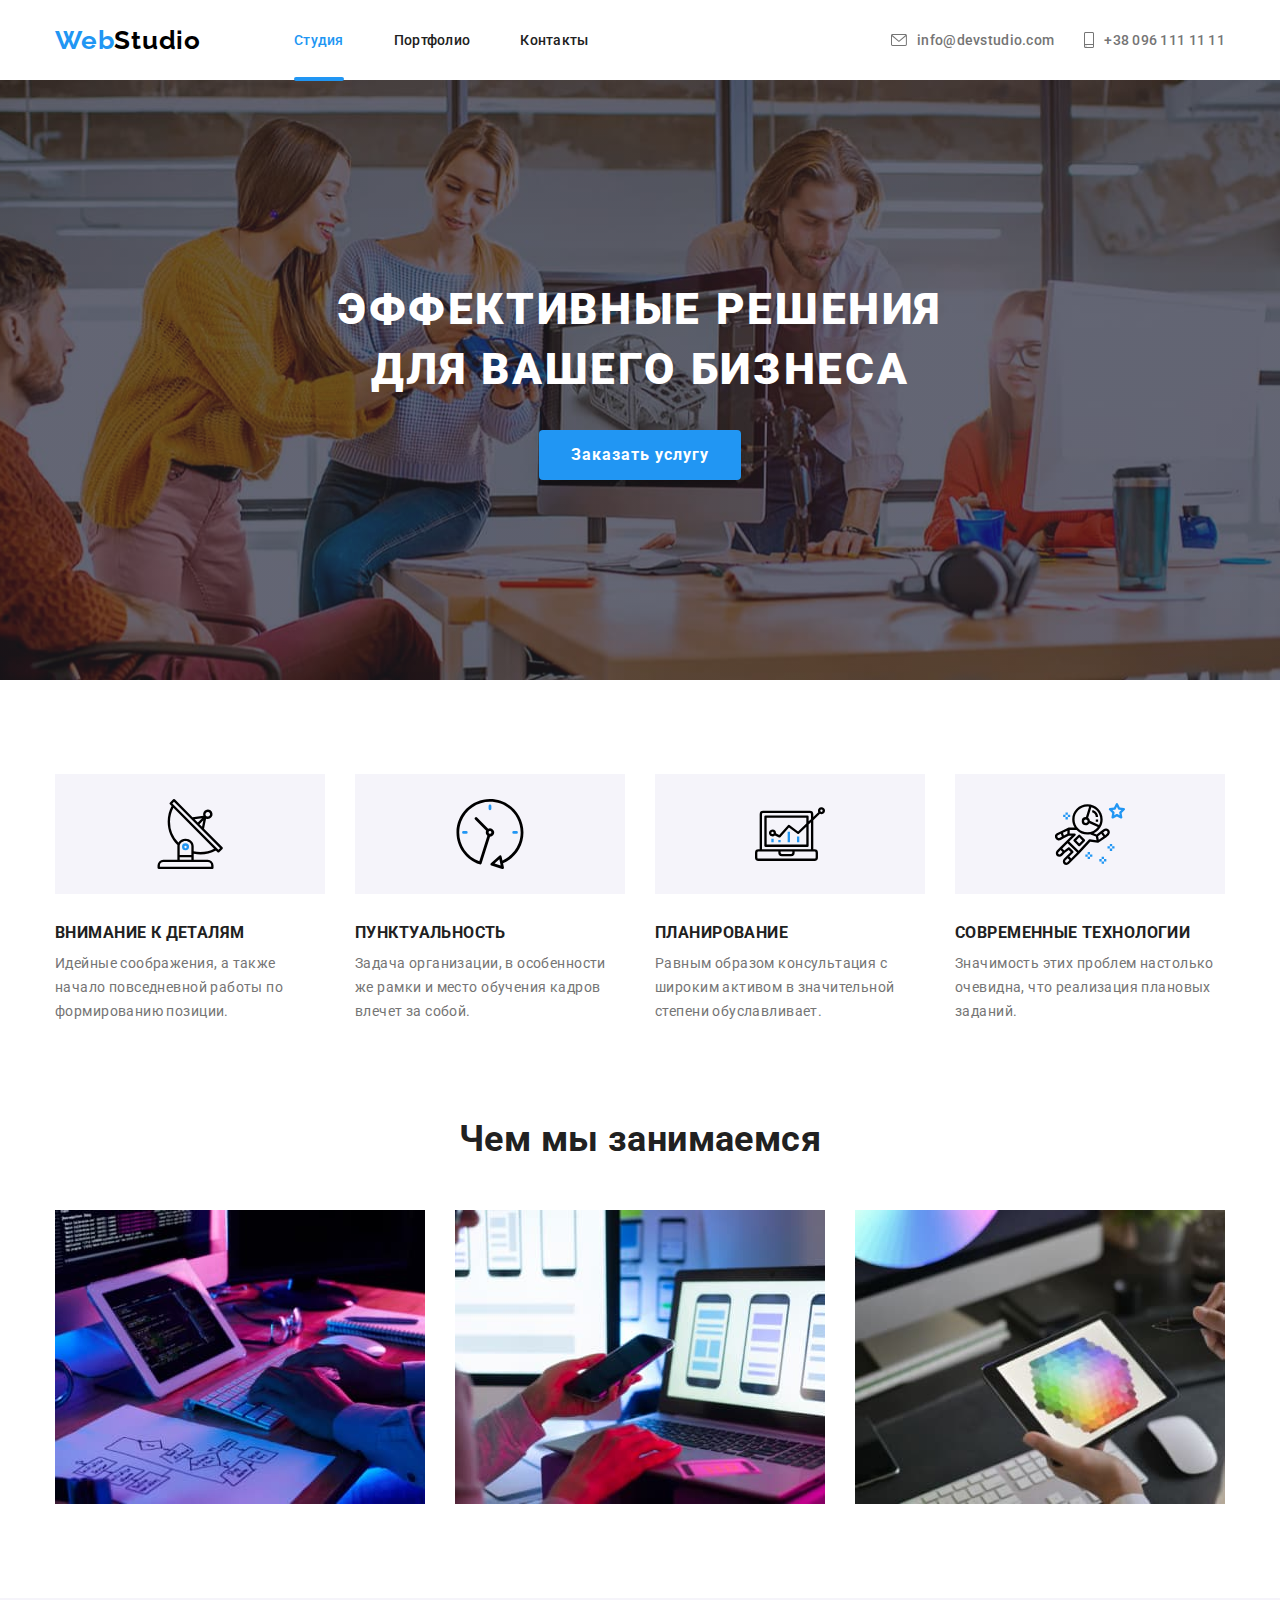
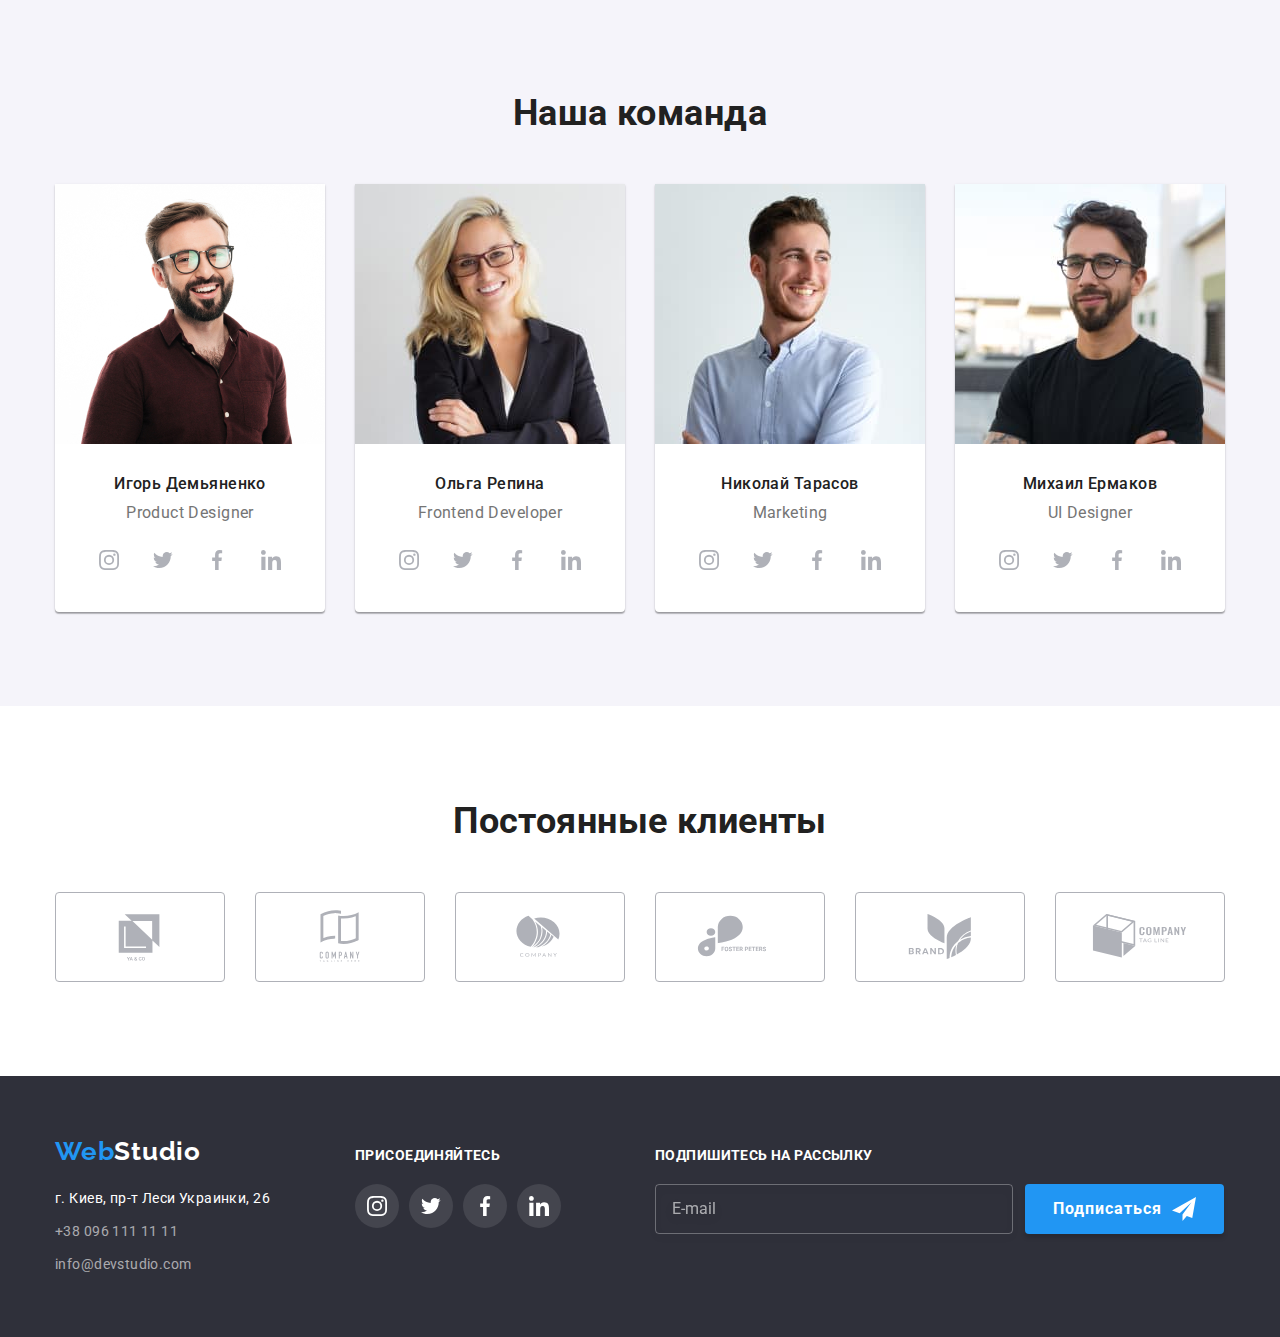
<file: index.html>
<!DOCTYPE html>
<html lang="ru">
	<head>
		<meta charset="UTF-8" />
		<meta http-equiv="X-UA-Compatible" content="IE=edge" />
		<meta name="viewport" content="width=device-width, initial-scale=1.0" />
		<title>WebStudio</title>
		<link rel="preconnect" href="https://fonts.gstatic.com" />
		<link rel="preconnect" href="https://fonts.gstatic.com" />
		<link
			href="https://fonts.googleapis.com/css2?family=Oleo+Script&family=Raleway:wght@700&family=Roboto:wght@400;500;700;900&display=swap"
			rel="stylesheet"
		/>
		<link
			rel="stylesheet"
			href="https://cdnjs.cloudflare.com/ajax/libs/modern-normalize/0.2.0/modern-normalize.min.css"
		/>

		<link rel="stylesheet" href="./css/main.min.css" />
	</head>
	<body>
		<!--header-->
		<header class="header">
			<div class="container header__container">
				<a href="./index.html" class="logo link"
					>Web<span class="logo--dark">Studio</span></a
				>
				<div class="header__menu" data-menu>
					<nav class="header__nav">
						<ul class="site-nav list">
							<li class="site-nav__item header__item">
								<a href="./index.html" class="site-nav__link link current"
									>Студия</a
								>
							</li>
							<li class="site-nav__item header__item">
								<a href="./portfolio.html" class="link site-nav__link"
									>Портфолио</a
								>
							</li>
							<li class="site-nav__item header__item">
								<a href="#contact" class="link site-nav__link">Контакты</a>
							</li>
						</ul>
					</nav>

					<ul class="auth-nav list">
						<li class="auth-nav__item">
							<a
								href="mailto:info@devstudio.com"
								class="link auth-nav__link auth-nav__mail"
							>
								<svg class="auth-nav__icon auth-nav__icon-email">
									<use href="./images/svg-sprite/sprite.svg#icon-email"></use>
								</svg>
								info@devstudio.com
							</a>
						</li>
						<li class="auth-nav__item">
							<a
								href="tel:+380961111111"
								class="link auth-nav__link auth-nav__phone"
							>
								<svg class="auth-nav__icon auth-nav__icon-smartphone">
									<use
										href="./images/svg-sprite/sprite.svg#icon-smartphone"
									></use>
								</svg>
								+38 096 111 11 11
							</a>
						</li>
					</ul>

					<ul class="mobile-social-list list">
						<li class="mobile-social-list__item">
							<a
								href=""
								class="mobile-social-list__link link"
								target="_blank"
								rel=" noopener noreferrer "
								>Instagram</a
							>
						</li>
						<li class="mobile-social-list__item">
							<a
								href=""
								class="mobile-social-list__link link"
								target="_blank"
								rel=" noopener noreferrer "
								>Twitter</a
							>
						</li>
						<li class="mobile-social-list__item">
							<a
								href=""
								class="mobile-social-list__link link"
								target="_blank"
								rel=" noopener noreferrer "
								>Facebook</a
							>
						</li>
						<li class="mobile-social-list__item">
							<a
								href=""
								class="mobile-social-list__link link"
								target="_blank"
								rel=" noopener noreferrer "
								>LinkedIn</a
							>
						</li>
					</ul>
				</div>
				<button type="button" class="mobile-btn" data-menu-button>
					<svg class="mobile-btn__icon">
						<use
							href="./images/svg-sprite/sprite.svg#icon-menu"
							class="mobile-btn__menu"
						></use>
						<use
							href="./images/svg-sprite/sprite.svg#icon-close"
							class="mobile-btn__close"
						></use>
					</svg>
				</button>
			</div>
		</header>

		<main>
			<!--hero-->

			<section class="hero hero--bg-image">
				<h1 class="hero__title">Эффективные решения для вашего бизнеса</h1>
				<button type="button" data-modal-open class="button button__primary">
					Заказать услугу
				</button>
			</section>

			<!--features-->
			<section class="features">
				<div class="container">
					<h2 class="visually-hidden">Особенности</h2>
					<ul class="list grid">
						<li class="features__item grid__item">
							<div class="features__icon">
								<svg class="features__icon--size">
									<use href="./images/svg-sprite/sprite.svg#icon-antena"></use>
								</svg>
							</div>
							<h3 class="features__title">Внимание к деталям</h3>
							<p>
								Идейные соображения, а также начало повседневной работы по
								формированию позиции.
							</p>
						</li>
						<li class="features__item grid__item">
							<div class="features__icon">
								<svg class="features__icon--size">
									<use href="./images/svg-sprite/sprite.svg#icon-clock"></use>
								</svg>
							</div>
							<h3 class="features__title">Пунктуальность</h3>
							<p>
								Задача организации, в особенности же рамки и место обучения
								кадров влечет за собой.
							</p>
						</li>
						<li class="features__item grid__item">
							<div class="features__icon">
								<svg class="features__icon--size">
									<use href="./images/svg-sprite/sprite.svg#icon-diagram"></use>
								</svg>
							</div>
							<h3 class="features__title">Планирование</h3>
							<p>
								Равным образом консультация с широким активом в значительной
								степени обуславливает.
							</p>
						</li>
						<li class="features__item grid__item">
							<div class="features__icon">
								<svg class="features__icon--size">
									<use
										href="./images/svg-sprite/sprite.svg#icon-astronaut"
									></use>
								</svg>
							</div>
							<h3 class="features__title">Современные технологии</h3>
							<p>
								Значимость этих проблем настолько очевидна, что реализация
								плановых заданий.
							</p>
						</li>
					</ul>
				</div>
			</section>

			<!--work-->
			<section class="work">
				<div class="container">
					<h2 class="section__label">Чем мы занимаемся</h2>
					<ul class="list grid">
						<li class="work__item grid__item work__product">
							<picture>
								<source
									srcset="
										./images/work/work-1desktop.jpg    1x,
										./images/work/work-1desktop@2x.jpg 2x
									"
									media="(min-width: 1200px)" />

								<img
									src="./images/work/work-1desktop.jpg"
									width="370"
									alt="creating-a-site"
							/></picture>
							<div class="work__product-content">
								<h3 class="work__title">Десктопные приложения</h3>
							</div>
						</li>
						<li class="work__item grid__item work__product">
							<picture>
								<source
									srcset="
										./images/work/work-2desktop.jpg    1x,
										./images/work/work-2desktop@2x.jpg 2x
									"
									media="(min-width: 1200px)" />
								<img
									src="./images/work/work-2desktop.jpg"
									width="370"
									alt="creating-a-web-app"
							/></picture>
							<div class="work__product-content">
								<h3 class="work__title">Мобильные приложения</h3>
							</div>
						</li>
						<li class="work__item grid__item work__product">
							<picture>
								<source
									srcset="
										./images/work/work-3desktop.jpg    1x,
										./images/work/work-3desktop@2x.jpg 2x
									"
									media="(min-width: 1200px)" />
								<img
									src="./images/work/work-3desktop.jpg"
									width="370"
									alt="stylization-web-app"
							/></picture>
							<div class="work__product-content">
								<h3 class="work__title">Дизайнерские решения</h3>
							</div>
						</li>
					</ul>
				</div>
			</section>

			<!--team-->
			<section class="team">
				<div class="container">
					<h2 class="section__label">Наша команда</h2>

					<ul class="list grid">
						<li class="team__item grid__item">
							<picture>
								<source
									srcset="
										./images/team/desktop/team-1desktop.jpg    1x,
										./images/team/desktop/team-1desktop@2x.jpg 2x
									"
									media="(min-width: 1200px)" />

								<source
									srcset="
										./images/team/tablet/team-1tablet.jpg    1x,
										./images/team/tablet/team-1tablet@2x.jpg 2x
									"
									media="(min-width: 768px)" />

								<source
									srcset="
										./images/team/mobile/team-1mobile.jpg    1x,
										./images/team/mobile/team-1mobile@2x.jpg 2x
									"
									media="(max-width: 767.98px)" />

								<img
									src="./images/team/desktop/team-1desktop.jpg"
									width="450"
									alt="Игорь Демьяненко"
							/></picture>
							<div class="team__content">
								<h3 class="team__title">Игорь Демьяненко</h3>
								<p class="team__text">Product Designer</p>
								<ul class="list social-list">
									<li class="social-list__item">
										<a
											href=""
											class="social-list__link"
											target="_blank"
											rel=" noopener noreferrer "
										>
											<svg class="social-list__icon">
												<use
													href="./images/svg-sprite/sprite.svg#icon-instagram"
												></use>
											</svg>
										</a>
									</li>
									<li class="social-list__item">
										<a
											href=""
											class="social-list__link"
											target="_blank"
											rel=" noopener noreferrer "
										>
											<svg class="social-list__icon">
												<use
													href="./images/svg-sprite/sprite.svg#icon-twitter"
												></use>
											</svg>
										</a>
									</li>
									<li class="social-list__item">
										<a
											href=""
											class="social-list__link"
											target="_blank"
											rel=" noopener noreferrer "
										>
											<svg class="social-list__icon">
												<use
													href="./images/svg-sprite/sprite.svg#icon-facebook"
												></use>
											</svg>
										</a>
									</li>
									<li class="social-list__item">
										<a
											href=""
											class="social-list__link"
											target="_blank"
											rel=" noopener noreferrer "
										>
											<svg class="social-list__icon">
												<use
													href="./images/svg-sprite/sprite.svg#icon-linkedin"
												></use>
											</svg>
										</a>
									</li>
								</ul>
							</div>
						</li>
						<li class="team__item grid__item">
							<picture>
								<source
									srcset="
										./images/team/desktop/team-2desktop.jpg    1x,
										./images/team/desktop/team-2desktop@2x.jpg 2x
									"
									media="(min-width: 1200px)" />

								<source
									srcset="
										./images/team/tablet/team-2tablet.jpg    1x,
										./images/team/tablet/team-2tablet@2x.jpg 2x
									"
									media="(min-width: 768px)" />

								<source
									srcset="
										./images/team/mobile/team-2mobile.jpg    1x,
										./images/team/mobile/team-2mobile@2x.jpg 2x
									"
									media="(max-width: 767.98px)" />

								<img
									src="./images/team/desktop/team-2desktop.jpg"
									width="450"
									alt="Ольга Репина"
							/></picture>
							<div class="team__content">
								<h3 class="team__title">Ольга Репина</h3>
								<p class="team__text">Frontend Developer</p>
								<ul class="list social-list">
									<li class="social-list__item">
										<a
											href=""
											class="social-list__link"
											target="_blank"
											rel=" noopener noreferrer "
										>
											<svg class="social-list__icon">
												<use
													href="./images/svg-sprite/sprite.svg#icon-instagram"
												></use>
											</svg>
										</a>
									</li>
									<li class="social-list__item">
										<a
											href=""
											class="social-list__link"
											target="_blank"
											rel=" noopener noreferrer "
										>
											<svg class="social-list__icon">
												<use
													href="./images/svg-sprite/sprite.svg#icon-twitter"
												></use>
											</svg>
										</a>
									</li>
									<li class="social-list__item">
										<a
											href=""
											class="social-list__link"
											target="_blank"
											rel=" noopener noreferrer "
										>
											<svg class="social-list__icon">
												<use
													href="./images/svg-sprite/sprite.svg#icon-facebook"
												></use>
											</svg>
										</a>
									</li>
									<li class="social-list__item">
										<a
											href=""
											class="social-list__link"
											target="_blank"
											rel=" noopener noreferrer "
										>
											<svg class="social-list__icon">
												<use
													href="./images/svg-sprite/sprite.svg#icon-linkedin"
												></use>
											</svg>
										</a>
									</li>
								</ul>
							</div>
						</li>
						<li class="team__item grid__item">
							<picture>
								<source
									srcset="
										./images/team/desktop/team-3desktop.jpg    1x,
										./images/team/desktop/team-3desktop@2x.jpg 2x
									"
									media="(min-width: 1200px)" />

								<source
									srcset="
										./images/team/tablet/team-3tablet.jpg    1x,
										./images/team/tablet/team-3tablet@2x.jpg 2x
									"
									media="(min-width: 768px)" />

								<source
									srcset="
										./images/team/mobile/team-3mobile.jpg    1x,
										./images/team/mobile/team-3mobile@2x.jpg 2x
									"
									media="(max-width: 767.98px)" />
								<img
									src="./images/team/desktop/team-3desktop.jpg"
									width="450"
									alt="Николай Тарасов"
							/></picture>
							<div class="team__content">
								<h3 class="team__title">Николай Тарасов</h3>
								<p class="team__text">Marketing</p>
								<ul class="list social-list">
									<li class="social-list__item">
										<a
											href=""
											class="social-list__link"
											target="_blank"
											rel=" noopener noreferrer "
										>
											<svg class="social-list__icon">
												<use
													href="./images/svg-sprite/sprite.svg#icon-instagram"
												></use>
											</svg>
										</a>
									</li>
									<li class="social-list__item">
										<a
											href=""
											class="social-list__link"
											target="_blank"
											rel=" noopener noreferrer "
										>
											<svg class="social-list__icon">
												<use
													href="./images/svg-sprite/sprite.svg#icon-twitter"
												></use>
											</svg>
										</a>
									</li>
									<li class="social-list__item">
										<a
											href=""
											class="social-list__link"
											target="_blank"
											rel=" noopener noreferrer "
										>
											<svg class="social-list__icon">
												<use
													href="./images/svg-sprite/sprite.svg#icon-facebook"
												></use>
											</svg>
										</a>
									</li>
									<li class="social-list__item">
										<a
											href=""
											class="social-list__link"
											target="_blank"
											rel=" noopener noreferrer "
										>
											<svg class="social-list__icon">
												<use
													href="./images/svg-sprite/sprite.svg#icon-linkedin"
												></use>
											</svg>
										</a>
									</li>
								</ul>
							</div>
						</li>
						<li class="team__item grid__item">
							<picture>
								<source
									srcset="
										./images/team/desktop/team-4desktop.jpg    1x,
										./images/team/desktop/team-4desktop@2x.jpg 2x
									"
									media="(min-width: 1200px)" />

								<source
									srcset="
										./images/team/tablet/team-4tablet.jpg    1x,
										./images/team/tablet/team-4tablet@2x.jpg 2x
									"
									media="(min-width: 768px)" />

								<source
									srcset="
										./images/team/mobile/team-4mobile.jpg    1x,
										./images/team/mobile/team-4mobile@2x.jpg 2x
									"
									media="(max-width: 767.98px)" />
								<img
									src="./images/team/desktop/team-4desktop.jpg"
									width="450"
									alt="Михаил Ермаков"
							/></picture>
							<div class="team__content">
								<h3 class="team__title">Михаил Ермаков</h3>
								<p class="team__text">UI Designer</p>
								<ul class="list social-list">
									<li class="social-list__item">
										<a
											href=""
											class="social-list__link"
											target="_blank"
											rel=" noopener noreferrer "
										>
											<svg class="social-list__icon">
												<use
													href="./images/svg-sprite/sprite.svg#icon-instagram"
												></use>
											</svg>
										</a>
									</li>
									<li class="social-list__item">
										<a
											href=""
											class="social-list__link"
											target="_blank"
											rel=" noopener noreferrer "
										>
											<svg class="social-list__icon">
												<use
													href="./images/svg-sprite/sprite.svg#icon-twitter"
												></use>
											</svg>
										</a>
									</li>
									<li class="social-list__item">
										<a
											href=""
											class="social-list__link"
											target="_blank"
											rel=" noopener noreferrer "
										>
											<svg class="social-list__icon">
												<use
													href="./images/svg-sprite/sprite.svg#icon-facebook"
												></use>
											</svg>
										</a>
									</li>
									<li class="social-list__item">
										<a
											href=""
											class="social-list__link"
											target="_blank"
											rel=" noopener noreferrer "
										>
											<svg class="social-list__icon">
												<use
													href="./images/svg-sprite/sprite.svg#icon-linkedin"
												></use>
											</svg>
										</a>
									</li>
								</ul>
							</div>
						</li>
					</ul>
				</div>
			</section>

			<!--clients-->
			<section class="clients">
				<div class="container">
					<h2 class="section__label">Постоянные клиенты</h2>
					<ul class="list grid">
						<li class="clients__item grid__item">
							<a
								href=""
								class="clients__link"
								target="_blank"
								rel=" noopener noreferrer "
							>
								<svg class="clients__icon">
									<use href="./images/svg-sprite/sprite.svg#icon-logo"></use>
								</svg>
							</a>
						</li>
						<li class="clients__item grid__item">
							<a
								href=""
								class="clients__link"
								target="_blank"
								rel=" noopener noreferrer "
							>
								<svg class="clients__icon">
									<use href="./images/svg-sprite/sprite.svg#icon-logo-1"></use>
								</svg>
							</a>
						</li>
						<li class="clients__item grid__item">
							<a
								href=""
								class="clients__link"
								target="_blank"
								rel=" noopener noreferrer "
							>
								<svg class="clients__icon">
									<use href="./images/svg-sprite/sprite.svg#icon-logo-2"></use>
								</svg>
							</a>
						</li>
						<li class="clients__item grid__item">
							<a
								href=""
								class="clients__link"
								target="_blank"
								rel=" noopener noreferrer "
							>
								<svg class="clients__icon">
									<use href="./images/svg-sprite/sprite.svg#icon-logo-3"></use>
								</svg>
							</a>
						</li>
						<li class="clients__item grid__item">
							<a
								href=""
								class="clients__link"
								target="_blank"
								rel=" noopener noreferrer "
							>
								<svg class="clients__icon">
									<use href="./images/svg-sprite/sprite.svg#icon-logo-4"></use>
								</svg>
							</a>
						</li>
						<li class="clients__item grid__item">
							<a
								href=""
								class="link clients__link"
								target="_blank"
								rel=" noopener noreferrer "
							>
								<svg class="clients__icon">
									<use href="./images/svg-sprite/sprite.svg#icon-logo-5"></use>
								</svg>
							</a>
						</li>
					</ul>
				</div>
			</section>
		</main>

		<!--footer-->
		<footer class="footer footer--dark-bg" id="contact">
			<div class="container footer__container">
				<div class="contacts">
					<a href="./index.html" class="logo footer__logo link"
						>Web<span class="logo--light">Studio</span></a
					>

					<address>
						<ul class="list">
							<li class="contacts__item">
								<a
									href="https://goo.gl/maps/HLfN11SpTfMiaUyy6"
									class="contacts__address link"
									>г. Киев, пр-т Леси Украинки, 26</a
								>
							</li>
							<li class="contacts__item">
								<a href="tel:+380961111111" class="contacts__link link">
									+38 096 111 11 11
								</a>
							</li>
							<li class="contacts__item">
								<a href="mailto:info@devstudio.com" class="contacts__link link"
									>info@devstudio.com
								</a>
							</li>
						</ul>
					</address>
				</div>
				<div class="contacts">
					<h3 class="contacts__title">присоединяйтесь</h3>
					<ul class="list social-list">
						<li class="social-list__item">
							<a
								href=""
								class="social-list__link"
								target="_blank"
								rel=" noopener noreferrer "
							>
								<svg class="social-list__icon social-list__icon--light">
									<use
										href="./images/svg-sprite/sprite.svg#icon-instagram"
									></use>
								</svg>
							</a>
						</li>

						<li class="social-list__item">
							<a
								href=""
								class="social-list__link"
								target="_blank"
								rel=" noopener noreferrer "
							>
								<svg class="social-list__icon social-list__icon--light">
									<use href="./images/svg-sprite/sprite.svg#icon-twitter"></use>
								</svg>
							</a>
						</li>
						<li class="social-list__item">
							<a
								href=""
								class="social-list__link"
								target="_blank"
								rel=" noopener noreferrer "
							>
								<svg class="social-list__icon social-list__icon--light">
									<use
										href="./images/svg-sprite/sprite.svg#icon-facebook"
									></use>
								</svg>
							</a>
						</li>
						<li class="social-list__item">
							<a
								href=""
								class="social-list__link"
								target="_blank"
								rel="noopener noreferrer"
							>
								<svg class="social-list__icon social-list__icon--light">
									<use
										href="./images/svg-sprite/sprite.svg#icon-linkedin"
									></use>
								</svg>
							</a>
						</li>
					</ul>
				</div>

				<div class="contacts">
					<h3 class="contacts__title">Подпишитесь на рассылку</h3>
					<form class="footer-form">
						<input
							type="email"
							name="mail"
							placeholder="E-mail"
							class="footer-form__mail"
						/>
						<button
							type="submit"
							class="button button__primary footer-form__button"
						>
							Подписаться
							<svg class="footer-form__icon" width="24" height="24">
								<use href="./images/svg-sprite/sprite.svg#icon-send"></use>
							</svg>
						</button>
					</form>
				</div>
			</div>
		</footer>

		<!--modal window-->
		<div data-modal class="backdrop is-hidden">
			<div class="modal">
				<button data-modal-close class="modal__close-btn">
					<svg class="modal__icon-close" width="18" height="18">
						<use href="./images/svg-sprite/sprite.svg#icon-close"></use>
					</svg>
				</button>
				<form class="form">
					<p class="form__title">Оставьте свои данные, мы вам перезвоним</p>

					<div class="form__field">
						<label for="name" class="form__label">Имя</label>
						<input
							type="text"
							class="form__input"
							name="name"
							id="name"
							autofocus
						/>
						<svg class="form__icon">
							<use href="./images/svg-sprite/sprite.svg#icon-person"></use>
						</svg>
					</div>

					<div class="form__field">
						<label for="tel" class="form__label">Телефон</label>
						<input type="tel" class="form__input" name="tel" id="tel" />
						<svg class="form__icon">
							<use href="./images/svg-sprite/sprite.svg#icon-phone"></use>
						</svg>
					</div>

					<div class="form__field">
						<label for="email" class="form__label">Почта</label>
						<input type="email" class="form__input" name="email" id="email" />
						<svg class="form__icon">
							<use href="./images/svg-sprite/sprite.svg#icon-email-form"></use>
						</svg>
					</div>

					<div class="form__field">
						<label for="comment" class="form__label">Комментарий</label>
						<textarea
							name="comment"
							class="form-comment"
							id="comment"
							placeholder="Введите текст"
						></textarea>
					</div>

					<div class="form__checkbox">
						<input
							type="checkbox"
							class="form__checkbox-input visually-hidden"
							name="policy"
							id="policy"
						/>
						<svg class="form__checkbox-icon" width="16" height="15">
							<use href="./images/svg-sprite/sprite.svg#icon-check"></use>
						</svg>
						<label for="policy" class="form__checkbox-label"
							>Соглашаюсь с рассылкой и принимаю
							<a href="" class="form__checkbox-link">Условия договора</a></label
						>
					</div>

					<button type="submit" class="button button__primary form__button">
						Отправить
					</button>
				</form>
			</div>
		</div>

		<script src="./js/modal.js"></script>
		<script src="./js/mobile-menu.js"></script>
	</body>
</html>
</file>
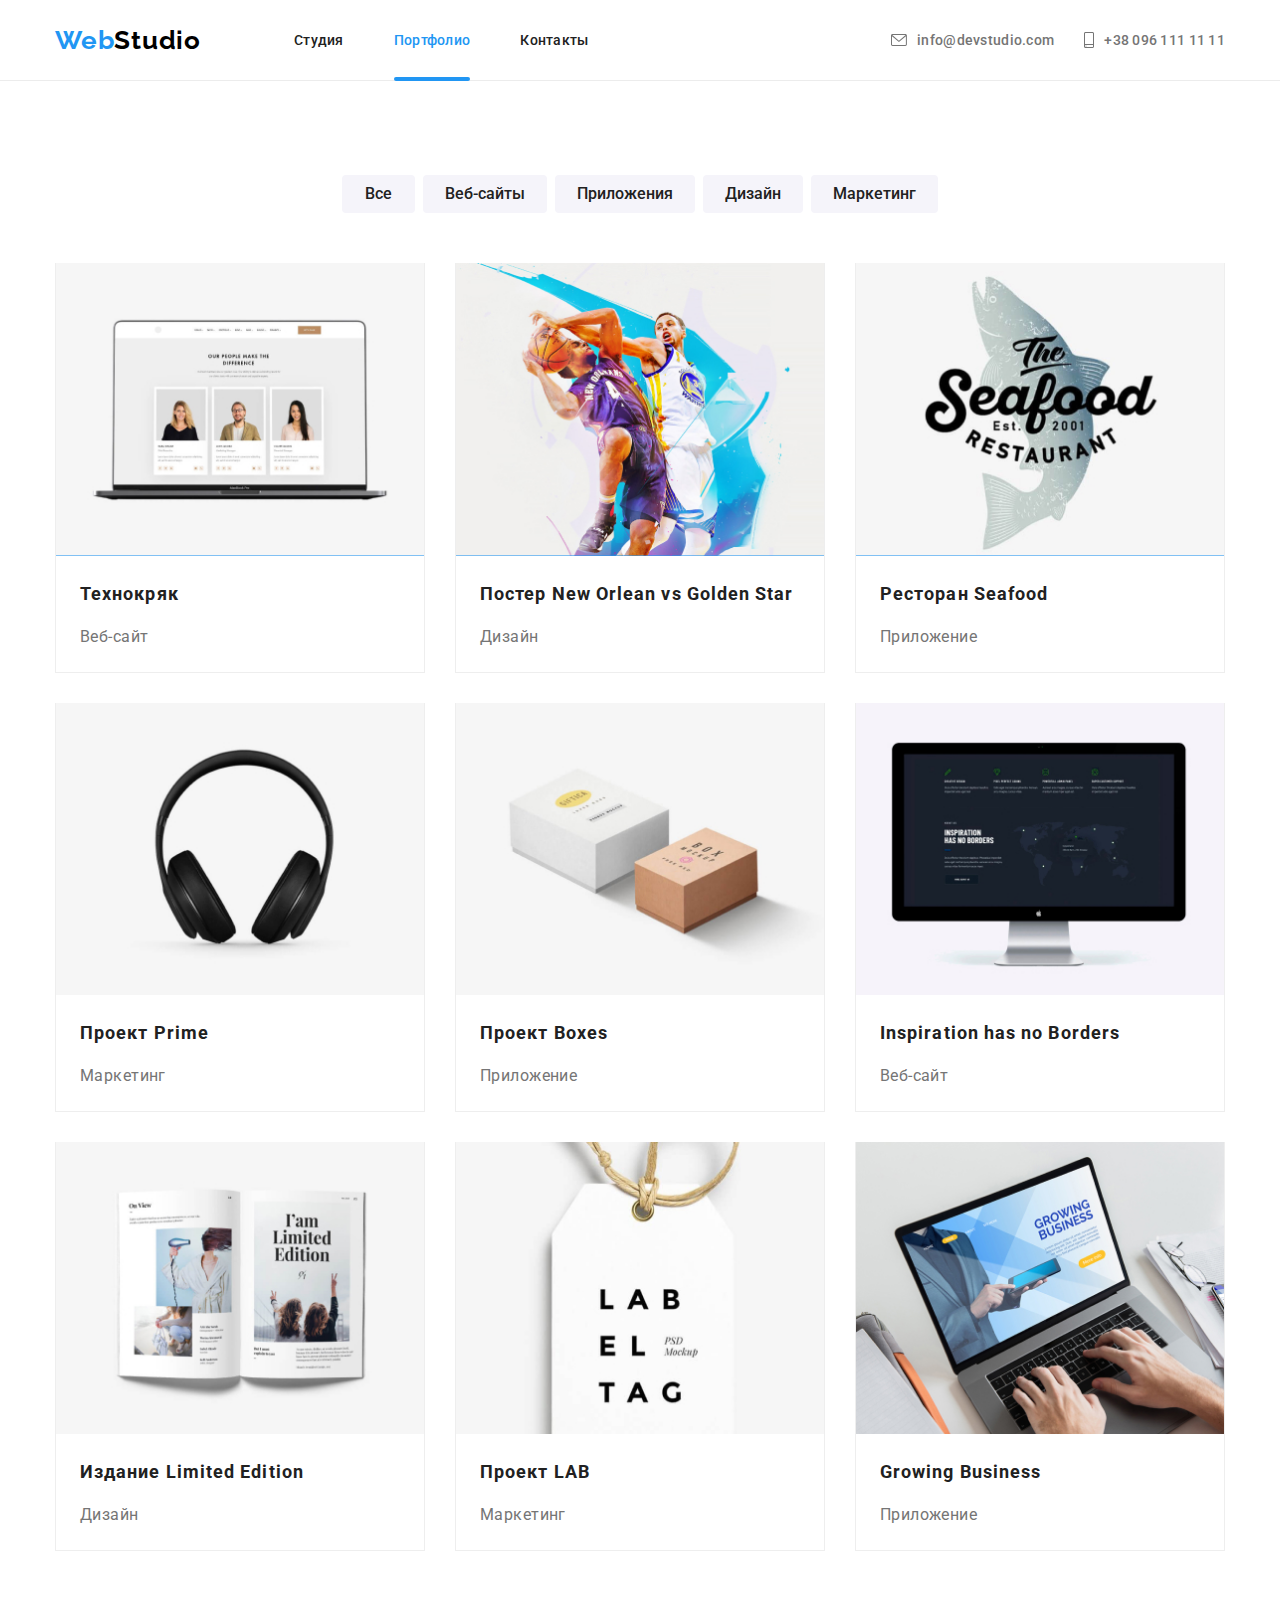
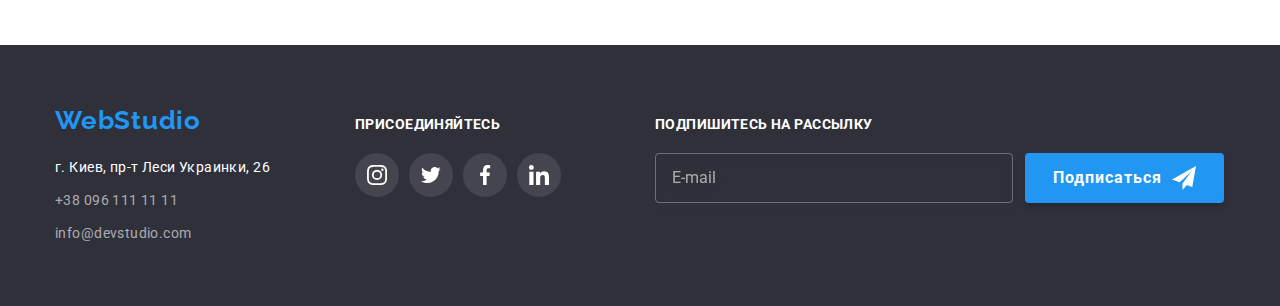
<file: portfolio.html>
<!DOCTYPE html>
<html lang="ru">
	<head>
		<meta charset="UTF-8" />
		<meta http-equiv="X-UA-Compatible" content="IE=edge" />
		<meta name="viewport" content="width=device-width, initial-scale=1.0" />
		<title>WebStudio</title>
		<link rel="preconnect" href="https://fonts.gstatic.com" />
		<link rel="preconnect" href="https://fonts.gstatic.com" />
		<link
			href="https://fonts.googleapis.com/css2?family=Oleo+Script&family=Raleway:wght@700&family=Roboto:wght@400;500;700;900&display=swap"
			rel="stylesheet"
		/>
		<link
			rel="stylesheet"
			href="https://cdnjs.cloudflare.com/ajax/libs/modern-normalize/0.2.0/modern-normalize.min.css"
		/>

		<link rel="stylesheet" href="./css/main.min.css" />
	</head>
	<body>
		<!--header-->
		<header class="header header__border">
			<div class="container header__container">
				<a href="./index.html" class="logo link"
					>Web<span class="logo--dark">Studio</span></a
				>
				<div class="header__menu" data-menu>
					<nav class="header__nav">
						<ul class="site-nav list">
							<li class="site-nav__item header__item">
								<a href="./index.html" class="site-nav__link link">Студия</a>
							</li>
							<li class="site-nav__item header__item">
								<a href="./portfolio.html" class="link site-nav__link current"
									>Портфолио</a
								>
							</li>
							<li class="site-nav__item header__item">
								<a href="#contact" class="link site-nav__link">Контакты</a>
							</li>
						</ul>
					</nav>

					<ul class="auth-nav list">
						<li class="auth-nav__item">
							<a
								href="mailto:info@devstudio.com"
								class="link auth-nav__link auth-nav__mail"
							>
								<svg class="auth-nav__icon auth-nav__icon-email">
									<use href="./images/svg-sprite/sprite.svg#icon-email"></use>
								</svg>
								info@devstudio.com
							</a>
						</li>
						<li class="auth-nav__item">
							<a
								href="tel:+380961111111"
								class="link auth-nav__link auth-nav__phone"
							>
								<svg class="auth-nav__icon auth-nav__icon-smartphone">
									<use
										href="./images/svg-sprite/sprite.svg#icon-smartphone"
									></use>
								</svg>
								+38 096 111 11 11
							</a>
						</li>
					</ul>

					<ul class="mobile-social-list list">
						<li class="mobile-social-list__item">
							<a
								href=""
								class="mobile-social-list__link link"
								target="_blank"
								rel=" noopener noreferrer "
								>Instagram</a
							>
						</li>
						<li class="mobile-social-list__item">
							<a
								href=""
								class="mobile-social-list__link link"
								target="_blank"
								rel=" noopener noreferrer "
								>Twitter</a
							>
						</li>
						<li class="mobile-social-list__item">
							<a
								href=""
								class="mobile-social-list__link link"
								target="_blank"
								rel=" noopener noreferrer "
								>Facebook</a
							>
						</li>
						<li class="mobile-social-list__item">
							<a
								href=""
								class="mobile-social-list__link link"
								target="_blank"
								rel=" noopener noreferrer "
								>LinkedIn</a
							>
						</li>
					</ul>
				</div>
				<button type="button" class="mobile-btn" data-menu-button>
					<svg class="mobile-btn__icon">
						<use
							href="./images/svg-sprite/sprite.svg#icon-menu"
							class="mobile-btn__menu"
						></use>
						<use
							href="./images/svg-sprite/sprite.svg#icon-close"
							class="mobile-btn__close"
						></use>
					</svg>
				</button>
			</div>
		</header>
		<main>
			<section class="examples">
				<div class="container">
					<h1 class="visually-hidden">Работы</h1>

					<!--filter-->

					<ul class="list filter-list">
						<li class="filter-list__item">
							<button type="button" class="button button__secondary">
								Все
							</button>
						</li>
						<li class="filter-list__item">
							<button type="button" class="button button__secondary">
								Веб-сайты
							</button>
						</li>
						<li class="filter-list__item">
							<button type="button" class="button button__secondary">
								Приложения
							</button>
						</li>
						<li class="filter-list__item">
							<button type="button" class="button button__secondary">
								Дизайн
							</button>
						</li>
						<li class="filter-list__item">
							<button type="button" class="button button__secondary">
								Маркетинг
							</button>
						</li>
					</ul>

					<!--examples-->

					<h2 class="visually-hidden">Примеры работ</h2>
					<ul class="list grid">
						<li class="examples__item grid__item">
							<a class="link" href="">
								<div class="examples__work">
									<picture>
										<source
											srcset="
												./images/portfolio/desktop/portfolio-1desktop.jpg    1x,
												./images/portfolio/desktop/portfolio-1desktop@2x.jpg 2x
											"
											media="(min-width: 1200px)" />
										<source
											srcset="
												./images/portfolio/tablet/portfolio-1tablet.jpg    1x,
												./images/portfolio/tablet/portfolio-1tablet@2x.jpg 2x
											"
											media="(min-width: 768px)" />
										<source
											srcset="
												./images/portfolio/mobile/portfolio-1mobile.jpg    1x,
												./images/portfolio/mobile/portfolio-1mobile@2x.jpg 2x
											"
											media="(max-width: 767.98px)" />
										<img
											src="./images/portfolio/desktop/portfolio-1desktop.jpg"
											width="450"
											alt=""
									/></picture>
									<div class="examples__overlay">
										<p class="examples__overlay-text">
											Технокряк это современная площадка распространения
											коронавируса. Компании используют эту платформу для
											цифрового шпионажа и атак на защищённые сервера
											конкурентов.
										</p>
									</div>
								</div>

								<div class="examples__content">
									<h3 class="examples__title">Технокряк</h3>
									<p class="examples__text">Веб-сайт</p>
								</div>
							</a>
						</li>
						<li class="examples__item grid__item">
							<a class="link" href="">
								<div class="examples__work">
									<picture>
										<source
											srcset="
												./images/portfolio/desktop/portfolio-2desktop.jpg    1x,
												./images/portfolio/desktop/portfolio-2desktop@2x.jpg 2x
											"
											media="(min-width: 1200px)" />
										<source
											srcset="
												./images/portfolio/tablet/portfolio-2tablet.jpg    1x,
												./images/portfolio/tablet/portfolio-2tablet@2x.jpg 2x
											"
											media="(min-width: 768px)" />
										<source
											srcset="
												./images/portfolio/mobile/portfolio-2mobile.jpg    1x,
												./images/portfolio/mobile/portfolio-2mobile@2x.jpg 2x
											"
											media="(max-width: 767.98px)" />
										<img
											src="./images/portfolio/desktop/portfolio-2desktop.jpg"
											width="450"
											alt=""
									/></picture>
									<div class="examples__overlay">
										<p class="examples__overlay-text">
											Технокряк это современная площадка распространения
											коронавируса. Компании используют эту платформу для
											цифрового шпионажа и атак на защищённые сервера
											конкурентов.
										</p>
									</div>
								</div>
								<div class="examples__content">
									<h3 class="examples__title">
										Постер New Orlean vs Golden Star
									</h3>
									<p class="examples__text">Дизайн</p>
								</div>
							</a>
						</li>
						<li class="examples__item grid__item">
							<a class="link" href="">
								<div class="examples__work">
									<picture>
										<source
											srcset="
												./images/portfolio/desktop/portfolio-3desktop.jpg    1x,
												./images/portfolio/desktop/portfolio-3desktop@2x.jpg 2x
											"
											media="(min-width: 1200px)" />
										<source
											srcset="
												./images/portfolio/tablet/portfolio-3tablet.jpg    1x,
												./images/portfolio/tablet/portfolio-3tablet@2x.jpg 2x
											"
											media="(min-width: 768px)" />
										<source
											srcset="
												./images/portfolio/mobile/portfolio-3mobile.jpg    1x,
												./images/portfolio/mobile/portfolio-3mobile@2x.jpg 2x
											"
											media="(max-width: 767.98px)" />
										<img
											src="./images/portfolio/desktop/portfolio-3desktop.jpg"
											width="450"
											alt=""
									/></picture>
									<div class="examples__overlay">
										<p class="examples__overlay-text">
											Технокряк это современная площадка распространения
											коронавируса. Компании используют эту платформу для
											цифрового шпионажа и атак на защищённые сервера
											конкурентов.
										</p>
									</div>
								</div>
								<div class="examples__content">
									<h3 class="examples__title">Ресторан Seafood</h3>
									<p class="examples__text">Приложение</p>
								</div>
							</a>
						</li>
						<li class="examples__item grid__item">
							<a class="link" href="">
								<div class="examples__work">
									<picture>
										<source
											srcset="
												./images/portfolio/desktop/portfolio-4desktop.jpg    1x,
												./images/portfolio/desktop/portfolio-4desktop@2x.jpg 2x
											"
											media="(min-width: 1200px)" />
										<source
											srcset="
												./images/portfolio/tablet/portfolio-4tablet.jpg    1x,
												./images/portfolio/tablet/portfolio-4tablet@2x.jpg 2x
											"
											media="(min-width: 768px)" />
										<source
											srcset="
												./images/portfolio/mobile/portfolio-4mobile.jpg    1x,
												./images/portfolio/mobile/portfolio-4mobile@2x.jpg 2x
											"
											media="(max-width: 767.98px)" />
										<img
											src="./images/portfolio/desktop/portfolio-4desktop.jpg"
											width="450"
											alt=""
									/></picture>
									<div class="examples__overlay">
										<p class="examples__overlay-text">
											Технокряк это современная площадка распространения
											коронавируса. Компании используют эту платформу для
											цифрового шпионажа и атак на защищённые сервера
											конкурентов.
										</p>
									</div>
								</div>
								<div class="examples__content">
									<h3 class="examples__title">Проект Prime</h3>
									<p class="examples__text">Маркетинг</p>
								</div>
							</a>
						</li>
						<li class="examples__item grid__item">
							<a class="link" href="">
								<div class="examples__work">
									<picture>
										<source
											srcset="
												./images/portfolio/desktop/portfolio-5desktop.jpg    1x,
												./images/portfolio/desktop/portfolio-5desktop@2x.jpg 2x
											"
											media="(min-width: 1200px)" />
										<source
											srcset="
												./images/portfolio/tablet/portfolio-5tablet.jpg    1x,
												./images/portfolio/tablet/portfolio-5tablet@2x.jpg 2x
											"
											media="(min-width: 768px)" />
										<source
											srcset="
												./images/portfolio/mobile/portfolio-5mobile.jpg    1x,
												./images/portfolio/mobile/portfolio-5mobile@2x.jpg 2x
											"
											media="(max-width: 767.98px)" />
										<img
											src="./images/portfolio/desktop/portfolio-5desktop.jpg"
											width="450"
											alt=""
									/></picture>
									<div class="examples__overlay">
										<p class="examples__overlay-text">
											Технокряк это современная площадка распространения
											коронавируса. Компании используют эту платформу для
											цифрового шпионажа и атак на защищённые сервера
											конкурентов.
										</p>
									</div>
								</div>
								<div class="examples__content">
									<h3 class="examples__title">Проект Boxes</h3>
									<p class="examples__text">Приложение</p>
								</div>
							</a>
						</li>
						<li class="examples__item grid__item">
							<a class="link" href="">
								<div class="examples__work">
									<picture>
										<source
											srcset="
												./images/portfolio/desktop/portfolio-6desktop.jpg    1x,
												./images/portfolio/desktop/portfolio-6desktop@2x.jpg 2x
											"
											media="(min-width: 1200px)" />
										<source
											srcset="
												./images/portfolio/tablet/portfolio-6tablet.jpg    1x,
												./images/portfolio/tablet/portfolio-6tablet@2x.jpg 2x
											"
											media="(min-width: 768px)" />
										<source
											srcset="
												./images/portfolio/mobile/portfolio-6mobile.jpg    1x,
												./images/portfolio/mobile/portfolio-6mobile@2x.jpg 2x
											"
											media="(max-width: 767.98px)" />
										<img
											src="./images/portfolio/desktop/portfolio-6desktop.jpg"
											width="450"
											alt=""
									/></picture>
									<div class="examples__overlay">
										<p class="examples__overlay-text">
											Технокряк это современная площадка распространения
											коронавируса. Компании используют эту платформу для
											цифрового шпионажа и атак на защищённые сервера
											конкурентов.
										</p>
									</div>
								</div>
								<div class="examples__content">
									<h3 class="examples__title">Inspiration has no Borders</h3>
									<p class="examples__text">Веб-сайт</p>
								</div>
							</a>
						</li>
						<li class="examples__item grid__item">
							<a class="link" href="">
								<div class="examples__work">
									<picture>
										<source
											srcset="
												./images/portfolio/desktop/portfolio-7desktop.jpg    1x,
												./images/portfolio/desktop/portfolio-7desktop@2x.jpg 2x
											"
											media="(min-width: 1200px)" />
										<source
											srcset="
												./images/portfolio/tablet/portfolio-7tablet.jpg    1x,
												./images/portfolio/tablet/portfolio-7tablet@2x.jpg 2x
											"
											media="(min-width: 768px)" />
										<source
											srcset="
												./images/portfolio/mobile/portfolio-7mobile.jpg    1x,
												./images/portfolio/mobile/portfolio-7mobile@2x.jpg 2x
											"
											media="(max-width: 767.98px)" />
										<img
											src="./images/portfolio/desktop/portfolio-7desktop.jpg"
											width="450"
											alt=""
									/></picture>
									<div class="examples__overlay">
										<p class="examples__overlay-text">
											Технокряк это современная площадка распространения
											коронавируса. Компании используют эту платформу для
											цифрового шпионажа и атак на защищённые сервера
											конкурентов.
										</p>
									</div>
								</div>
								<div class="examples__content">
									<h3 class="examples__title">Издание Limited Edition</h3>
									<p class="examples__text">Дизайн</p>
								</div>
							</a>
						</li>
						<li class="examples__item grid__item">
							<a class="link" href="">
								<div class="examples__work">
									<picture>
										<source
											srcset="
												./images/portfolio/desktop/portfolio-8desktop.jpg    1x,
												./images/portfolio/desktop/portfolio-8desktop@2x.jpg 2x
											"
											media="(min-width: 1200px)" />
										<source
											srcset="
												./images/portfolio/tablet/portfolio-8tablet.jpg    1x,
												./images/portfolio/tablet/portfolio-8tablet@2x.jpg 2x
											"
											media="(min-width: 768px)" />
										<source
											srcset="
												./images/portfolio/mobile/portfolio-8mobile.jpg    1x,
												./images/portfolio/mobile/portfolio-8mobile@2x.jpg 2x
											"
											media="(max-width: 767.98px)" />
										<img
											src="./images/portfolio/desktop/portfolio-8desktop.jpg"
											width="450"
											alt=""
									/></picture>
									<div class="examples__overlay">
										<p class="examples__overlay-text">
											Технокряк это современная площадка распространения
											коронавируса. Компании используют эту платформу для
											цифрового шпионажа и атак на защищённые сервера
											конкурентов.
										</p>
									</div>
								</div>
								<div class="examples__content">
									<h3 class="examples__title">Проект LAB</h3>
									<p class="examples__text">Маркетинг</p>
								</div>
							</a>
						</li>
						<li class="examples__item grid__item">
							<a class="link" href="">
								<div class="examples__work">
									<picture>
										<source
											srcset="
												./images/portfolio/desktop/portfolio-9desktop.jpg    1x,
												./images/portfolio/desktop/portfolio-9desktop@2x.jpg 2x
											"
											media="(min-width: 1200px)" />
										<source
											srcset="
												./images/portfolio/tablet/portfolio-9tablet.jpg    1x,
												./images/portfolio/tablet/portfolio-9tablet@2x.jpg 2x
											"
											media="(min-width: 768px)" />
										<source
											srcset="
												./images/portfolio/mobile/portfolio-9mobile.jpg    1x,
												./images/portfolio/mobile/portfolio-9mobile@2x.jpg 2x
											"
											media="(max-width: 767.98px)" />
										<img
											src="./images/portfolio/desktop/portfolio-9desktop.jpg"
											width="450"
											alt=""
									/></picture>
									<div class="examples__overlay">
										<p class="examples__overlay-text">
											Технокряк это современная площадка распространения
											коронавируса. Компании используют эту платформу для
											цифрового шпионажа и атак на защищённые сервера
											конкурентов.
										</p>
									</div>
								</div>
								<div class="examples__content">
									<h3 class="examples__title">Growing Business</h3>
									<p class="examples__text">Приложение</p>
								</div>
							</a>
						</li>
					</ul>
				</div>
			</section>
		</main>
		<!--footer-->
		<footer class="footer footer--dark-bg" id="contact">
			<div class="container footer__container">
				<div class="contacts">
					<a href="./index.html" class="logo footer__logo link"
						>Web<span class="logo__text">Studio</span></a
					>

					<address>
						<ul class="list">
							<li class="contacts__item">
								<a
									href="https://goo.gl/maps/HLfN11SpTfMiaUyy6"
									class="contacts__address link"
									>г. Киев, пр-т Леси Украинки, 26</a
								>
							</li>
							<li class="contacts__item">
								<a href="tel:+380961111111" class="contacts__link link">
									+38 096 111 11 11
								</a>
							</li>
							<li class="contacts__item">
								<a href="mailto:info@devstudio.com" class="contacts__link link"
									>info@devstudio.com
								</a>
							</li>
						</ul>
					</address>
				</div>
				<div class="contacts">
					<h3 class="contacts__title">присоединяйтесь</h3>
					<ul class="list social-list">
						<li class="social-list__item">
							<a
								href=""
								class="social-list__link"
								target="_blank"
								rel=" noopener noreferrer "
							>
								<svg class="social-list__icon social-list__icon--light">
									<use
										href="./images/svg-sprite/sprite.svg#icon-instagram"
									></use>
								</svg>
							</a>
						</li>

						<li class="social-list__item">
							<a
								href=""
								class="social-list__link"
								target="_blank"
								rel=" noopener noreferrer "
							>
								<svg class="social-list__icon social-list__icon--light">
									<use href="./images/svg-sprite/sprite.svg#icon-twitter"></use>
								</svg>
							</a>
						</li>
						<li class="social-list__item">
							<a
								href=""
								class="social-list__link"
								target="_blank"
								rel=" noopener noreferrer "
							>
								<svg class="social-list__icon social-list__icon--light">
									<use
										href="./images/svg-sprite/sprite.svg#icon-facebook"
									></use>
								</svg>
							</a>
						</li>
						<li class="social-list__item">
							<a
								href=""
								class="social-list__link"
								target="_blank"
								rel="noopener noreferrer"
							>
								<svg class="social-list__icon social-list__icon--light">
									<use
										href="./images/svg-sprite/sprite.svg#icon-linkedin"
									></use>
								</svg>
							</a>
						</li>
					</ul>
				</div>

				<div class="contacts">
					<h3 class="contacts__title">Подпишитесь на рассылку</h3>
					<form class="footer-form">
						<input
							type="email"
							name="mail"
							placeholder="E-mail"
							class="footer-form__mail"
						/>
						<button
							type="submit"
							class="button button__primary footer-form__button"
						>
							Подписаться
							<svg class="footer-form__icon" width="24" height="24">
								<use href="./images/svg-sprite/sprite.svg#icon-send"></use>
							</svg>
						</button>
					</form>
				</div>
			</div>
		</footer>
		<script src="./js/mobile-menu.js"></script>
	</body>
</html>
</file>
<file: css/main.min.css>
:root{--basic-font: "Roboto", sans-serif;--secondary-font: "Raleway", sans-serif;--logo-text-color: #000000;--title-text-color: #212121;--primary-text-color: #757575;--secondary-text-color: #ffffff;--accent-color: #2196f3;--footer-text-color: rgba(255, 255, 255, 0.6);--body-bg-color: #ffffff;--secondary-bg-color: #f5f4fa;--dark-bg-color: #2f303a;--icons-color: #afb1b8;--grid__item: 1}html{box-sizing:border-box}*,*::after,*::before{box-sizing:inherit}body{background-color:var(--body-bg-color);font-family:var(--basic-font);color:var(--primary-text-color);font-size:14px;line-height:1.71;letter-spacing:0.03em}h1,h2,h3,p{margin-top:0px;margin-bottom:0px}address{font-style:normal}img{display:block;max-width:100%;height:auto}.visually-hidden{position:absolute !important;clip:rect(1px 1px 1px 1px);clip:rect(1px, 1px, 1px, 1px);padding:0 !important;border:0 !important;height:1px !important;width:1px !important;overflow:hidden}.link{text-decoration:none;color:inherit}.list{list-style-type:none;margin:0px 0px;padding-left:0px}.container{position:relative;padding-left:15px;padding-right:15px;margin-left:auto;margin-right:auto}@media screen and (min-width: 480px){.container{max-width:480px}}@media screen and (min-width: 768px){.container{max-width:768px}}@media screen and (min-width: 1200px){.container{max-width:1200px}}.grid{display:flex;flex-wrap:wrap;margin-left:-30px;margin-top:-30px}.grid__item{flex-basis:calc((100% - 30px * var(--grid__item)) / var(--grid__item));margin-left:30px;margin-top:30px}.mobile-btn{position:relative;padding:0px;margin-left:auto;border:none;background-color:transparent;z-index:20}@media screen and (min-width: 768px){.mobile-btn{display:none}}.mobile-btn__icon{width:40px;height:40px;fill:var(--title-text-color);transition:fill 250ms cubic-bezier(0.4, 0, 0.2, 1)}.mobile-btn:hover .mobile-btn__icon,.mobile-btn:focus .mobile-btn__icon{fill:var(--accent-color)}.mobile-btn__close{display:none}.mobile-btn.is-open{position:fixed;top:10px;right:15px;fill:var(--title-text-color);transition:fill 250ms cubic-bezier(0.4, 0, 0.2, 1)}.mobile-btn:hover .mobile-btn.is-open,.mobile-btn:focus .mobile-btn.is-open{fill:var(--accent-color)}.mobile-btn.is-open .mobile-btn__menu{display:none}.mobile-btn.is-open .mobile-btn__close{display:block}.mobile-social-list{display:flex;flex-wrap:wrap}@media screen and (min-width: 768px){.mobile-social-list{display:none}}@media screen and (max-width: 767.98px){.mobile-social-list__link{font-weight:500;font-size:18px;line-height:1.22;color:var(--accent-color)}}.mobile-social-list__item:not(:last-child){margin-bottom:5px}.mobile-social-list__item:not(:last-child):after{content:"";width:22px;height:0px;left:135px;top:726px;margin-left:10px;margin-right:10px;border:1px solid rgba(33,33,33,0.2);transform:rotate(90deg)}.button{display:inline-block;border-radius:4px;min-width:73px;border:none;cursor:pointer;font-size:16px;text-align:center;font-family:inherit}.button__primary{padding:10px 32px;font-weight:700;line-height:1.87;letter-spacing:0.06em;color:var(--secondary-text-color);background-color:var(--accent-color);box-shadow:0px 4px 4px rgba(0,0,0,0.15);transition:background-color 250ms cubic-bezier(0.4, 0, 0.2, 1),box-shadow 250ms cubic-bezier(0.4, 0, 0.2, 1)}.button__primary:hover,.button__primary:focus{background-color:#188ce8}.button__secondary{padding:6px 22px;font-weight:500;line-height:1.62;color:var(--title-text-color);background-color:var(--secondary-bg-color);transition:background-color 250ms cubic-bezier(0.4, 0, 0.2, 1),color 250ms cubic-bezier(0.4, 0, 0.2, 1),box-shadow 250ms cubic-bezier(0.4, 0, 0.2, 1)}.button__secondary:hover,.button__secondary:focus{color:var(--secondary-text-color);background-color:var(--accent-color);box-shadow:0px 3px 1px rgba(0,0,0,0.1),0px 1px 2px rgba(0,0,0,0.08),0px 2px 2px rgba(0,0,0,0.12);border-radius:4px}.social-list{display:inline-flex}.social-list__icon{width:20px;height:20px;fill:var(--icons-color);transition:fill 250ms cubic-bezier(0.4, 0, 0.2, 1)}.social-list__link:hover .social-list__icon,.social-list__link:focus .social-list__icon{fill:var(--body-bg-color)}.social-list__link{display:flex;justify-content:center;align-items:center;width:44px;height:44px;border-radius:50%;background-color:rgba(255,255,255,0.1);transition:background-color 250ms cubic-bezier(0.4, 0, 0.2, 1)}.social-list__link:hover,.social-list__link:focus{background-color:var(--accent-color)}.social-list__item:not(:last-child){margin-right:10px}.social-list__icon--light{fill:var(--body-bg-color)}.footer-form{display:inline-block}@media screen and (max-width: 1199.98px){.footer-form{max-width:100%}}@media screen and (min-width: 1200px){.footer-form{display:flex}}.footer-form__mail{width:450px;max-width:100%;height:50px;padding:15px 16px;color:var(--secondary-text-color);background-color:transparent;border:1px solid rgba(255,255,255,0.3);box-sizing:border-box;filter:drop-shadow(0px 4px 4px rgba(0,0,0,0.15));border-radius:4px}.footer-form__mail::placeholder{font-size:16px;line-height:1.25;color:rgba(255,255,255,0.6)}@media screen and (min-width: 1200px){.footer-form__mail{width:358px;margin-right:12px}}.footer-form__button{display:flex;align-items:center;justify-content:center;padding:10px 28px}@media screen and (max-width: 1199.98px){.footer-form__button{margin-right:auto;margin-left:auto;margin-top:20px}}.footer-form__icon{margin-left:10px;fill:var(--body-bg-color)}.form{padding:40px}.form__field{position:relative;display:flex;flex-direction:column}.form__title{text-align:center;font-size:20px;font-weight:700;line-height:1.15;color:var(--title-text-color);margin-bottom:12px}.form__label{font-size:12px;line-height:1.17;letter-spacing:0.01em;color:var(--primary-text-color);margin-bottom:4px}.form__input{height:40px;padding-left:34px;margin-bottom:10px;border:1px solid rgba(33,33,33,0.2);border-radius:4px;outline:none;transition:border-color 250ms cubic-bezier(0.4, 0, 0.2, 1)}.form__input:hover,.form__input:focus{border-color:var(--accent-color)}.form-comment{height:120px;resize:none;padding:12px 16px;margin-bottom:20px;border:1px solid rgba(33,33,33,0.2);border-radius:4px;outline:none;transition:border-color 250ms cubic-bezier(0.4, 0, 0.2, 1)}.form-comment::placeholder{font-size:14px;line-height:1.14;letter-spacing:0.01em;color:rgba(117,117,117,0.5)}@media screen and (min-width: 1200px){.form-comment::placeholder{font-size:12px;line-height:1.17}}.form-comment:hover,.form-comment:focus{border-color:var(--accent-color)}.form__button{display:block;margin-right:auto;margin-left:auto;padding:10px 55px}.form__icon{position:absolute;left:0;top:0;transform:translate(12px, 29px);width:18px;height:18px;transition:fill 250ms cubic-bezier(0.4, 0, 0.2, 1)}.form__input:focus-within+.form__icon{fill:var(--accent-color)}.form__checkbox{display:flex;align-items:center;justify-content:center;margin-bottom:30px}.form__checkbox-label{margin-left:7px}@media screen and (max-width: 1199.98px){.form__checkbox-label{font-size:12px;line-height:1.17}}.form__checkbox-link{color:var(--accent-color)}.form__checkbox-icon{border:2px solid var(--title-text-color);border-radius:2px;fill:transparent;background-color:transparent}.form__checkbox-input:checked+.form__checkbox-icon{border:transparent;fill:var(--body-bg-color);background-color:var(--accent-color)}.logo{font-family:var(--secondary-font);font-size:24px;font-weight:700;letter-spacing:0.03em;line-height:1.17;color:var(--accent-color)}@media screen and (min-width: 1200px){.logo{font-size:26px;line-height:1.19}}.logo--dark{color:var(--logo-text-color)}.logo--light{color:var(--secondary-text-color)}.header{font-weight:500;line-height:1.17;letter-spacing:0.02em}@media screen and (max-width: 767.98px){.header{padding:10px 0px}}.header__border{border-bottom:1px solid #ececec}.header__container{display:flex;align-items:center}@media screen and (max-width: 767.98px){.header__menu{position:fixed;width:100%;height:100%;top:0;left:-100%;padding:48px 40px;overflow:auto;background-color:var(--body-bg-color)}}@media screen and (min-width: 768px){.header__menu{width:100%;display:flex;align-items:center;margin-left:88px}}@media screen and (min-width: 1200px){.header__menu{margin-left:93px}}@media screen and (max-width: 767.98px){.header__menu.is-open{left:0;z-index:10}}@media screen and (max-width: 767.98px){.header__nav{margin-bottom:306px}}@media screen and (min-width: 768px){.site-nav{display:flex}}@media screen and (max-width: 767.98px){.site-nav__item:not(:last-child){margin-bottom:32px}}@media screen and (min-width: 768px){.site-nav__item{position:relative}.site-nav__item:not(:last-child){margin-right:50px}}.site-nav__link{display:block;color:var(--title-text-color);transition:color 250ms cubic-bezier(0.4, 0, 0.2, 1)}@media screen and (max-width: 767.98px){.site-nav__link{font-size:40px}}.site-nav__link:hover,.site-nav__link:focus{color:var(--accent-color)}@media screen and (min-width: 768px){.site-nav__link{padding-top:32px;padding-bottom:32px}}.current{color:var(--accent-color)}@media screen and (min-width: 768px){.current::after{position:absolute;content:"";width:100%;height:4px;left:0px;bottom:-1px;background:var(--accent-color);border-radius:2px}}.auth-nav{display:flex}@media screen and (max-width: 767.98px){.auth-nav{flex-direction:column-reverse;margin-bottom:64px}}@media screen and (min-width: 768px){.auth-nav{margin-left:auto}}@media screen and (min-width: 768px) and (max-width: 1199.98px){.auth-nav{flex-direction:column}}@media screen and (min-width: 1200px){.auth-nav{display:flex}}.auth-nav__item:not(:last-child){margin-right:30px}@media screen and (min-width: 768px) and (max-width: 1199.98px){.auth-nav__item{margin-bottom:10px}}.auth-nav__icon{fill:currentColor;transition:fill 250ms cubic-bezier(0.4, 0, 0.2, 1)}.auth-nav__link:hover .auth-nav__icon{fill:var(--accent-color)}@media screen and (max-width: 767.98px){.auth-nav__icon{display:none}}@media screen and (min-width: 768px){.auth-nav__icon{margin-right:8px}}@media screen and (min-width: 1200px){.auth-nav__icon{margin-right:10px}}@media screen and (min-width: 768px){.auth-nav__icon-email{width:14px;height:10px}}@media screen and (min-width: 1200px){.auth-nav__icon-email{width:16px;height:12px}}@media screen and (min-width: 768px){.auth-nav__icon-smartphone{width:10px;height:14px}}@media screen and (min-width: 1200px){.auth-nav__icon-smartphone{width:10px;height:16px}}.auth-nav__link{display:block;transition:color 250ms cubic-bezier(0.4, 0, 0.2, 1)}.auth-nav__link:hover,.auth-nav__link:focus{color:var(--accent-color)}@media screen and (min-width: 768px){.auth-nav__link{display:flex;align-items:center;font-size:12px;line-height:1.17em}}@media screen and (min-width: 1200px){.auth-nav__link{font-size:14px}}@media screen and (max-width: 767.98px){.auth-nav__mail{font-size:24px;color:#757575}}@media screen and (max-width: 767.98px){.auth-nav__phone{margin-bottom:32px;font-size:34px;color:var(--accent-color)}}.hero{margin-left:auto;margin-right:auto;padding-top:118px;padding-bottom:118px;text-align:center}@media screen and (min-width: 1200px){.hero{padding-top:200px;padding-bottom:200px}}.hero--bg-image{max-width:1600px;background-size:cover;background-color:var(--dark-bg-color);background-image:linear-gradient(to right, rgba(47,48,58,0.4), rgba(47,48,58,0.4)),url(./../images/hero/hero-mobile.jpg);background-position:top}@media (min-device-pixel-ratio: 2), (min-resolution: 192dpi), (min-resolution: 2dppx){.hero--bg-image{background-image:linear-gradient(to right, rgba(47,48,58,0.4), rgba(47,48,58,0.4)),url(./../images/hero/hero-mobile@2x.jpg)}}@media screen and (min-width: 480px){.hero--bg-image{background-image:linear-gradient(to right, rgba(47,48,58,0.4), rgba(47,48,58,0.4)),url(./../images/hero/hero-tablet.jpg)}}@media screen and (min-width: 480px) and (min-device-pixel-ratio: 2), screen and (min-width: 480px) and (min-resolution: 192dpi), screen and (min-width: 480px) and (min-resolution: 2dppx){.hero--bg-image{background-image:linear-gradient(to right, rgba(47,48,58,0.4), rgba(47,48,58,0.4)),url(./../images/hero/hero-tablet@2x.jpg)}}@media screen and (min-width: 768px){.hero--bg-image{background-image:linear-gradient(to right, rgba(47,48,58,0.4), rgba(47,48,58,0.4)),url(./../images/hero/hero-desktop.jpg)}}@media screen and (min-width: 768px) and (min-device-pixel-ratio: 2), screen and (min-width: 768px) and (min-resolution: 192dpi), screen and (min-width: 768px) and (min-resolution: 2dppx){.hero--bg-image{background-image:linear-gradient(to right, rgba(47,48,58,0.4), rgba(47,48,58,0.4)),url(./../images/hero/hero-desktop@2x.jpg)}}.hero__title{margin-right:auto;margin-left:auto;width:360px;max-width:100%;margin-bottom:30px;font-weight:900;font-size:26px;line-height:1.62;letter-spacing:0.06em;text-transform:uppercase;color:var(--secondary-text-color)}@media screen and (min-width: 1200px){.hero__title{width:696px;font-size:44px;line-height:1.36}}.features__item{--grid__item: 1}@media screen and (min-width: 768px){.features__item{--grid__item: 2}}@media screen and (min-width: 1200px){.features__item{--grid__item: 4}}.features{padding-top:60px;padding-bottom:60px}@media screen and (min-width: 1200px){.features{padding-top:94px;padding-bottom:94px}}.features__title{margin-bottom:10px;font-size:16px;font-weight:700;line-height:1.14;text-transform:uppercase;color:var(--title-text-color)}@media screen and (max-width: 767.98px){.features__title{text-align:center}}.features__icon{display:flex;justify-content:center;align-items:center;margin-bottom:30px;height:120px;background-color:var(--secondary-bg-color)}.features__icon--size{width:70px;height:70px}.section__label{text-align:center;margin-bottom:30px;font-weight:700;font-size:28px;line-height:1.17;color:var(--title-text-color)}@media screen and (min-width: 1200px){.section__label{margin-bottom:50px;font-size:36px}}@media screen and (max-width: 1199.98px){.work{display:none}}@media screen and (min-width: 1200px){.work__item{--grid__item: 3}.work{padding-bottom:94px}.work__product{position:relative}.work__product-content{position:absolute;left:0;bottom:0;display:flex;align-items:center;justify-content:center;width:100%;height:70px;background-color:rgba(47,48,58,0.8);opacity:0;transition:opacity 250ms cubic-bezier(0.4, 0, 0.2, 1)}.work__product:hover .work__product-content{opacity:1}.work__title{margin-bottom:0px;font-weight:700;font-size:14px;line-height:1.14;text-align:center;text-transform:uppercase;color:var(--secondary-text-color)}}.team{padding:60px 0px;background-color:var(--secondary-bg-color)}@media screen and (min-width: 1200px){.team{padding:94px 0px}}.team__item{--grid__item: 1;box-shadow:0px 1px 3px rgba(0,0,0,0.12),0px 1px 1px rgba(0,0,0,0.14),0px 2px 1px rgba(0,0,0,0.2);border-radius:0px 0px 4px 4px;background-color:var(--body-bg-color)}@media screen and (min-width: 768px){.team__item{--grid__item: 2}}@media screen and (min-width: 1200px){.team__item{--grid__item: 4}}.team__content{text-align:center;padding:30px}.team__title{margin-bottom:10px;font-size:16px;font-weight:500;line-height:1.19;color:var(--title-text-color)}.team__text{margin-bottom:16px;font-size:16px;line-height:1.19}.clients{padding-top:60px;padding-bottom:60px}@media screen and (min-width: 1200px){.clients{padding-top:94px;padding-bottom:94px}}.clients__item{--grid__item: 2}@media screen and (min-width: 768px){.clients__item{--grid__item: 3}}@media screen and (min-width: 1200px){.clients__item{--grid__item: 6}}.clients__link{display:flex;justify-content:center;align-items:center;height:90px;border:1px solid var(--icons-color);border-radius:4px;transition:border-color 250ms cubic-bezier(0.4, 0, 0.2, 1)}.clients__link:hover,.clients__link:focus{border-color:var(--accent-color)}.clients__icon{fill:var(--icons-color);display:flex;justify-content:center;width:106px;height:60px;transition:fill 250ms cubic-bezier(0.4, 0, 0.2, 1)}.clients__link:hover .clients__icon,.clients__link:focus .clients__icon{fill:var(--accent-color)}.footer{padding-top:60px;padding-bottom:60px}@media screen and (max-width: 767.98px){.footer__container{text-align:center}}@media screen and (min-width: 768px){.footer__container{display:flex;align-items:baseline;justify-content:space-between}}@media screen and (min-width: 768px) and (max-width: 1199.98px){.footer__container{flex-wrap:wrap;text-align:center}}.footer__logo{display:block;margin-bottom:20px}.footer--dark-bg{background-color:var(--dark-bg-color)}@media screen and (min-width: 1200px){.contacts{flex-basis:calc((50% - 45px) / 2)}}@media screen and (max-width: 1199.98px){.contacts:not(:last-child){margin-bottom:60px}}@media screen and (min-width: 768px) and (max-width: 1199.98px){.contacts:not(:last-child){flex-basis:calc((100% - 165px) / 2)}}.contacts:last-child{width:100%}@media screen and (min-width: 1200px){.contacts:last-child{flex-basis:calc(50% - 15px)}}.contacts__item:not(:last-child){margin-bottom:9px}.contacts__title{margin-bottom:20px;font-size:14px;font-weight:700;line-height:1.17;text-transform:uppercase;color:var(--secondary-text-color)}.contacts__link{color:var(--footer-text-color);transition:color 250ms cubic-bezier(0.4, 0, 0.2, 1)}.contacts__link:hover,.contacts__link:focus{color:var(--accent-color)}.contacts__address{color:var(--secondary-text-color);transition:color 250ms cubic-bezier(0.4, 0, 0.2, 1)}.contacts__address:hover,.contacts__address:focus{color:var(--accent-color)}.examples{padding-top:45px;padding-bottom:60px}@media screen and (min-width: 768px){.examples{padding-top:60px}}@media screen and (min-width: 1200px){.examples{padding-top:94px;padding-bottom:94px}}.examples__item{--grid__item: 1;border-right:1px solid #eeeeee;border-bottom:1px solid #eeeeee;border-left:1px solid #eeeeee;transition:box-shadow 250ms cubic-bezier(0.4, 0, 0.2, 1)}.examples__item:hover{box-shadow:0px 1px 3px rgba(0,0,0,0.12),0px 1px 1px rgba(0,0,0,0.14),0px 2px 1px rgba(0,0,0,0.2);border-radius:0px 0px 4px 4px}@media screen and (min-width: 768px){.examples__item{--grid__item: 2}}@media screen and (min-width: 1200px){.examples__item{--grid__item: 3}}.examples__title{margin-bottom:10px;font-weight:700;font-size:18px;line-height:2;letter-spacing:0.06em;color:var(--title-text-color)}.examples__text{font-size:16px;line-height:1.87}.examples__content{padding:20px 24px}.examples__work{position:relative;overflow:hidden}.examples__overlay{position:absolute;width:100%;height:100%;left:0;top:0;transform:translateY(100%);transition:transform 250ms cubic-bezier(0.4, 0, 0.2, 1);padding-left:24px;padding-right:24px;display:flex;align-items:center;background-color:rgba(33,150,243,0.9)}.examples__overlay-text{font-size:18px;line-height:1.56;color:var(--secondary-text-color)}.examples__item:hover .examples__overlay{transform:translateY(0)}.filter-list{display:flex;justify-content:start;flex-wrap:wrap;margin-bottom:40px}@media screen and (min-width: 768px){.filter-list{justify-content:center;margin-bottom:30px}}@media screen and (min-width: 1200px){.filter-list{margin-bottom:50px}}.filter-list__item:not(:last-child){margin-right:8px}@media screen and (max-width: 767.98px){.filter-list__item{margin-top:15px}}.backdrop{position:fixed;top:0;left:0;width:100%;height:100%;background-color:rgba(0,0,0,0.2);opacity:1;z-index:100;transition:opacity 250ms cubic-bezier(0.4, 0, 0.2, 1)}.backdrop.is-hidden{opacity:0;pointer-events:none}.modal{position:absolute;top:50%;left:50%;transform:translate(-50%, -50%) scale(1);width:100%;max-width:450px;min-height:609px;z-index:999;background-color:var(--body-bg-color);box-shadow:0px 1px 3px rgba(0,0,0,0.12),0px 1px 1px rgba(0,0,0,0.14),0px 2px 1px rgba(0,0,0,0.2);border-radius:4px;transition:transform 250ms cubic-bezier(0.4, 0, 0.2, 1),box-shadow 250ms cubic-bezier(0.4, 0, 0.2, 1)}.backdrop.is-hidden .modal{transform:translate(-50%, -50%) scale(0.5)}@media screen and (min-width: 1200px){.modal{max-width:528px;min-height:581px}}.modal__close-btn{position:absolute;top:8px;right:8px;display:flex;align-items:center;justify-content:center;width:30px;height:30px;background-color:var(--body-bg-color);border:1px solid rgba(0,0,0,0.1);border-radius:50%;cursor:pointer}.modal__icon-close{fill:var(--logo-text-color);transition:fill 250ms cubic-bezier(0.4, 0, 0.2, 1)}.modal__close-btn:hover .modal__icon-close,.modal__close-btn:focus .modal__icon-close{fill:var(--accent-color)}
/*# sourceMappingURL=main.min.css.map */
</file>
